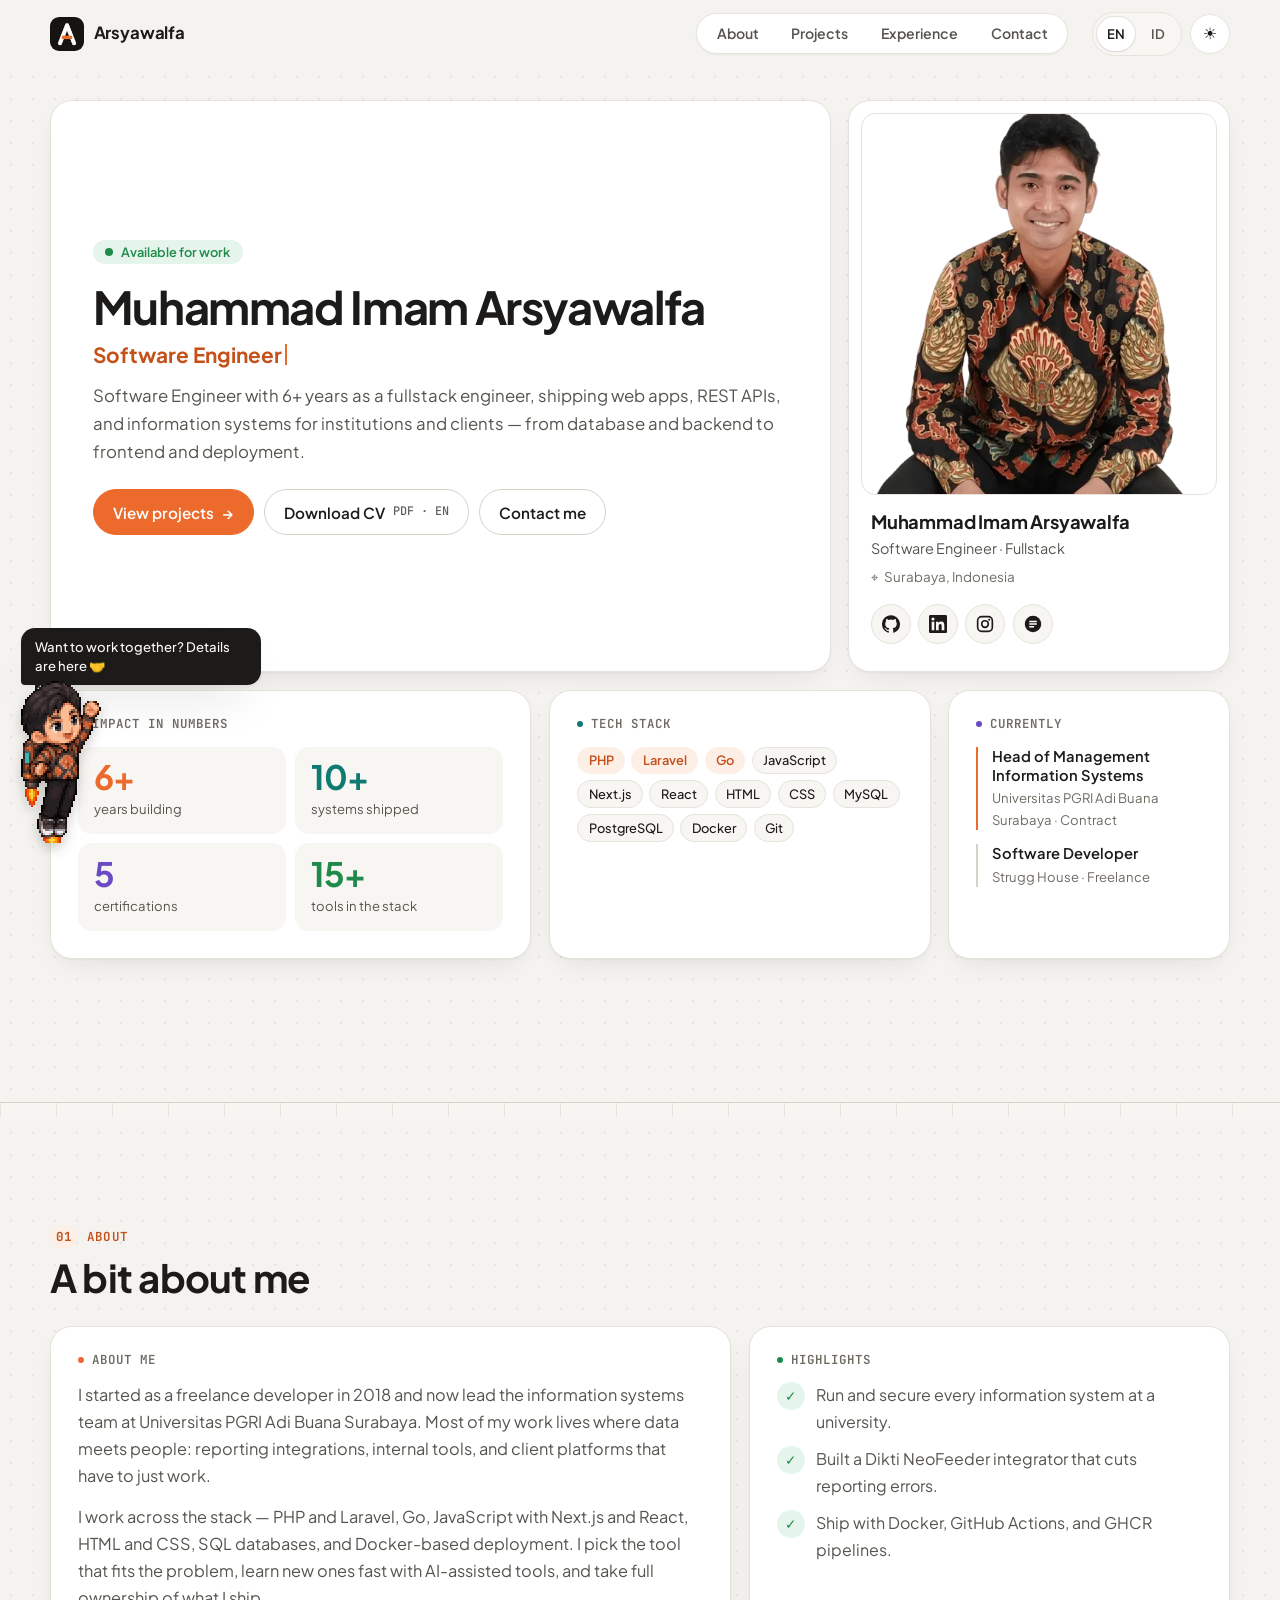
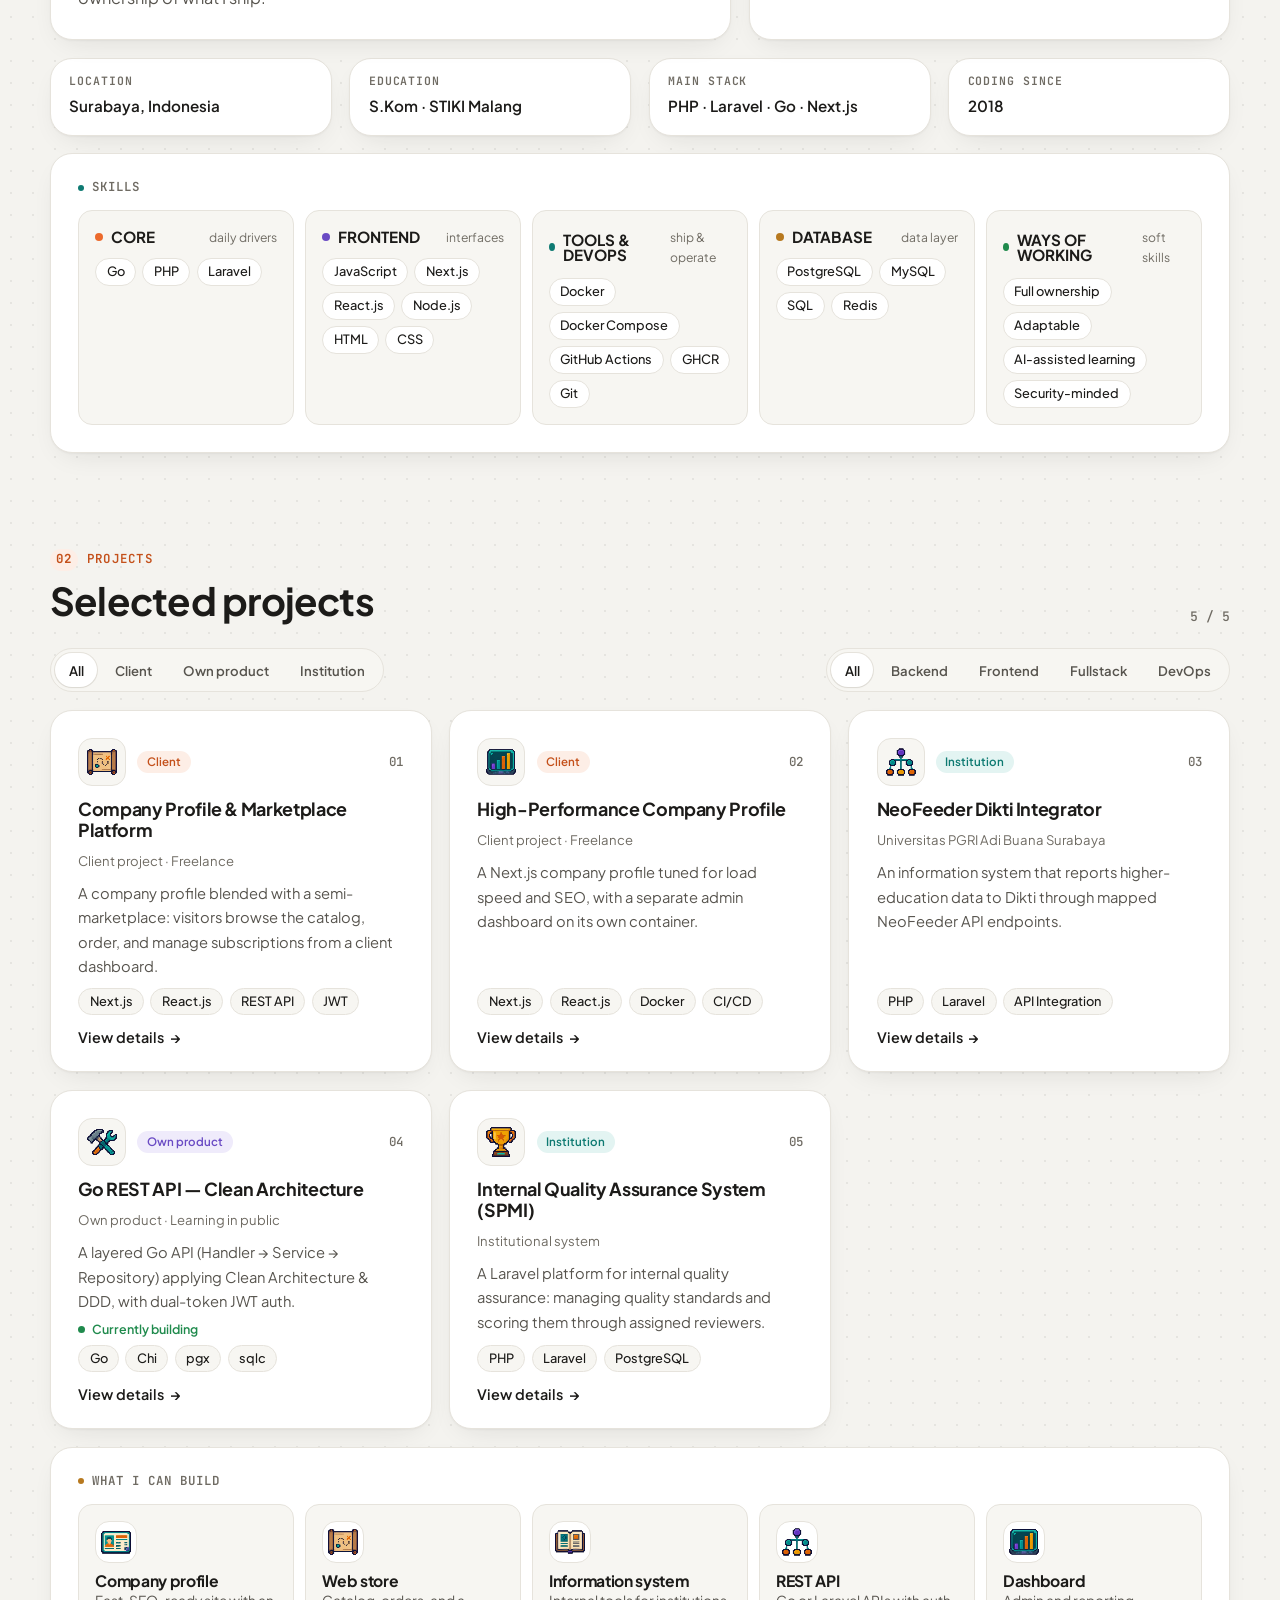
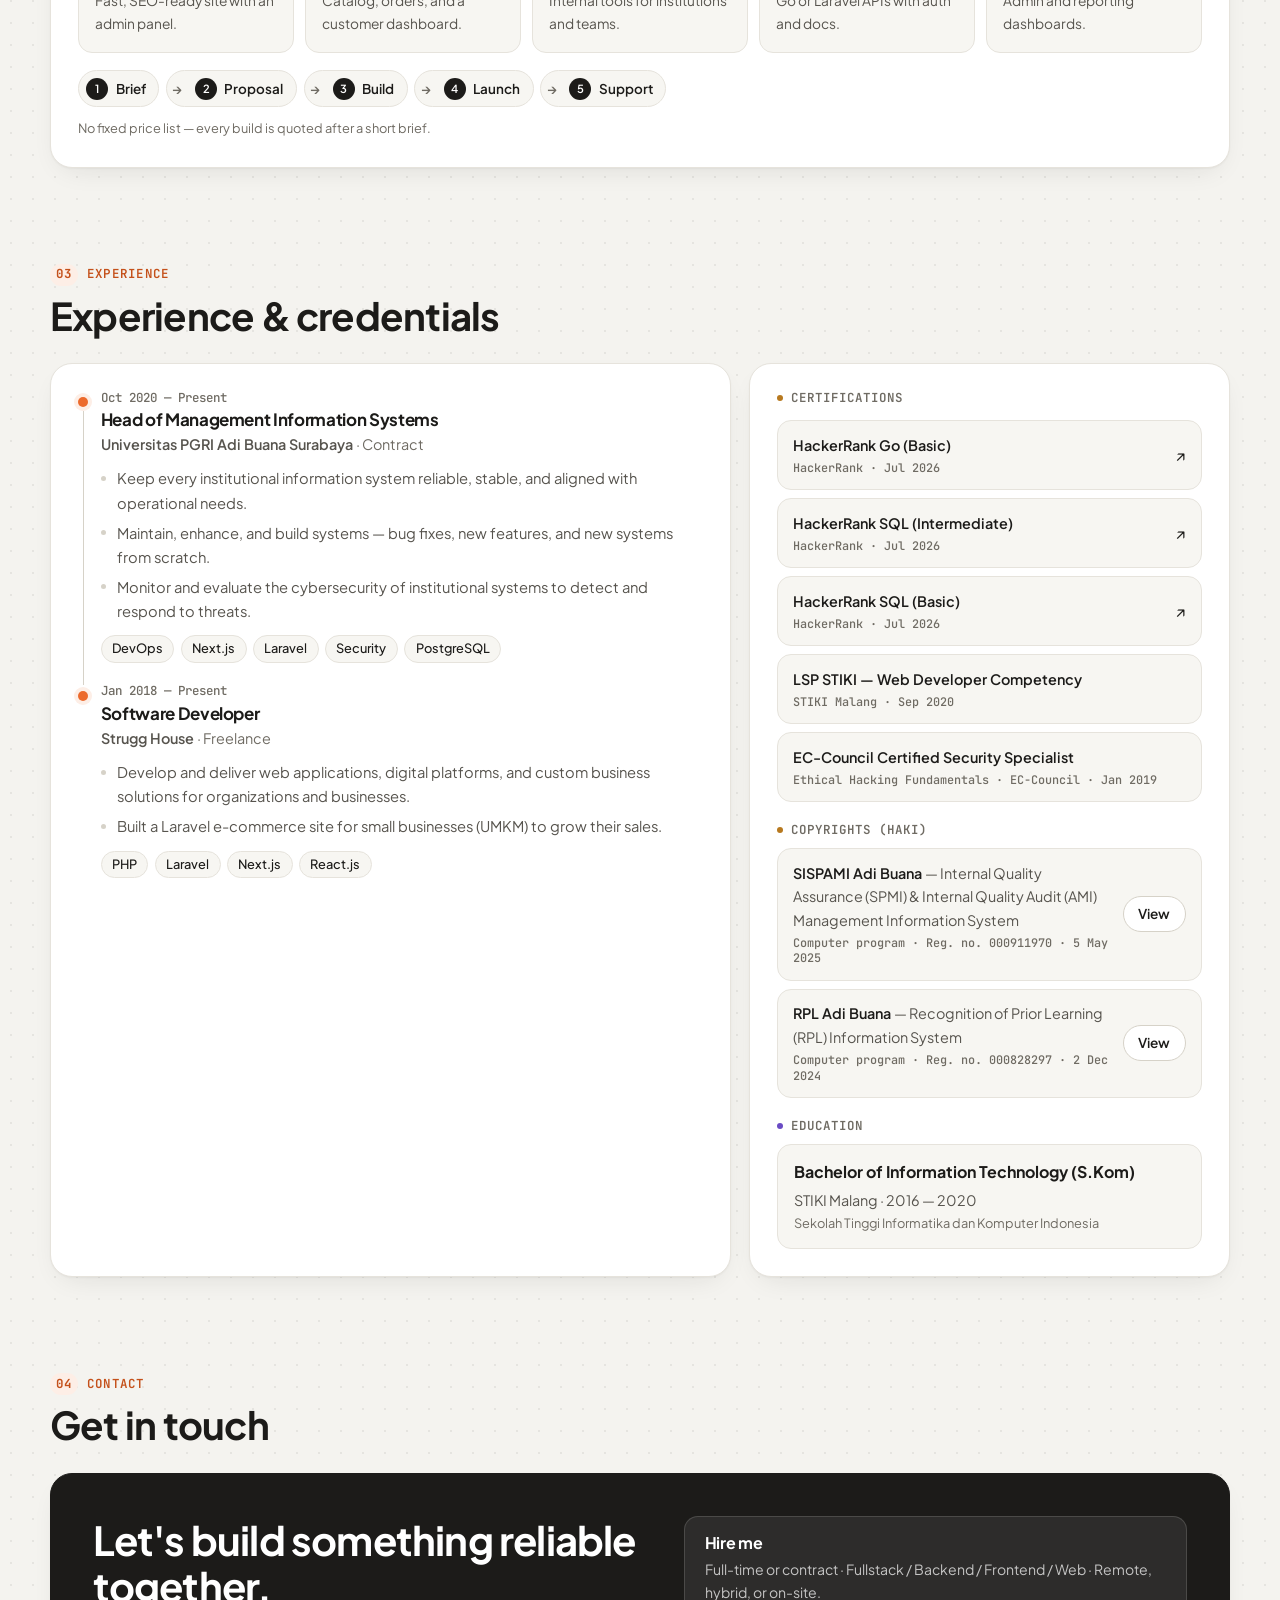
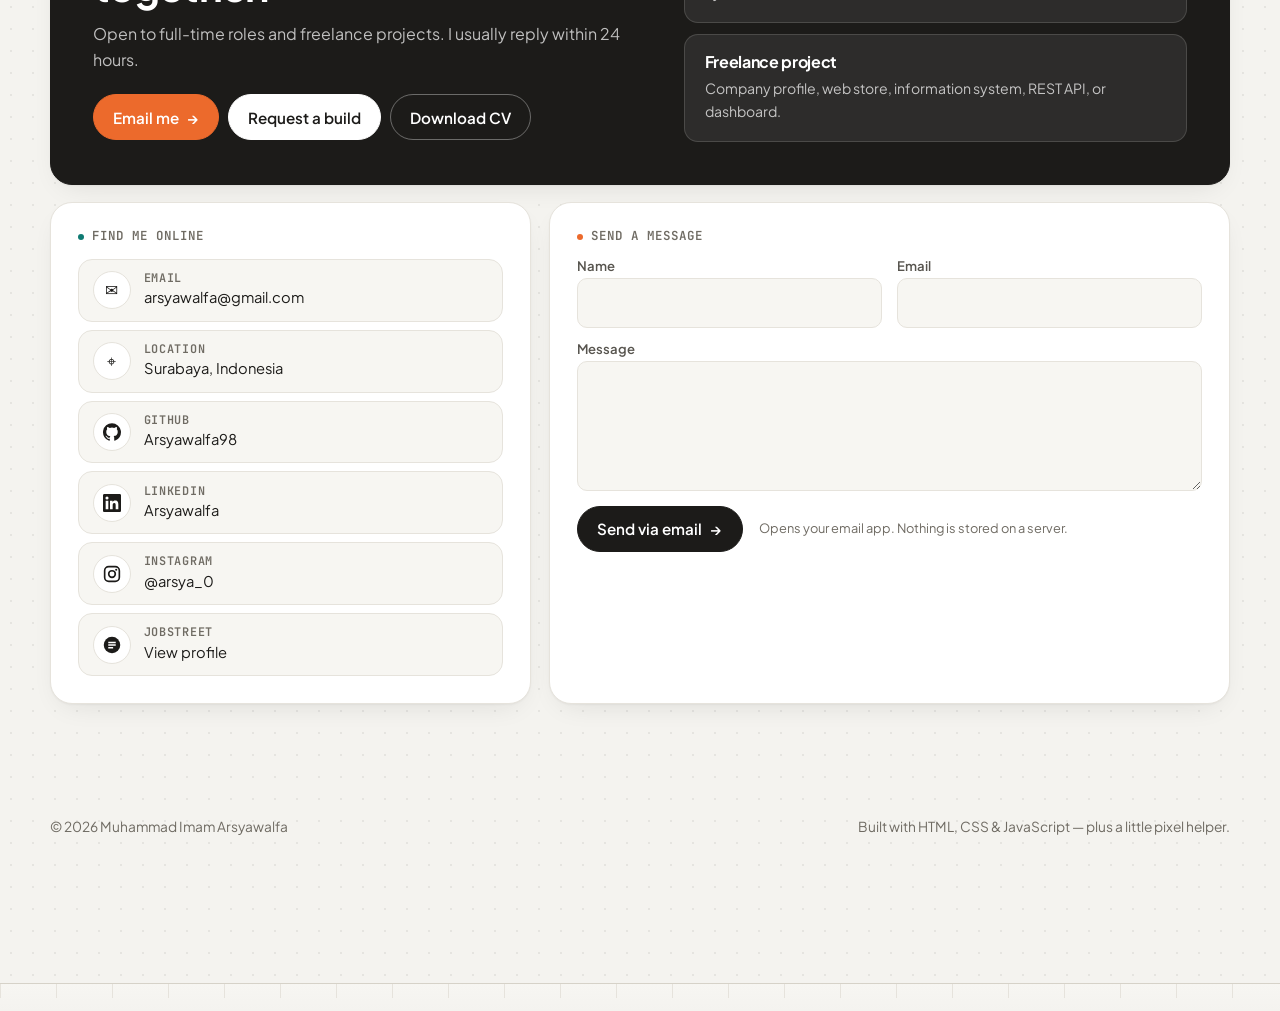
<file: index.html>
<!DOCTYPE html>
<html lang="en" data-theme="light">
<head>
<meta charset="UTF-8">
<meta name="viewport" content="width=device-width, initial-scale=1.0, viewport-fit=cover">
<script>
/* pasang tema & bahasa sebelum render agar tidak berkedip */
(function(){var d=document.documentElement,t=null,l=null;try{t=localStorage.getItem('theme');l=localStorage.getItem('lang')}catch(e){}
d.setAttribute('data-theme',t==='dark'?'dark':'light');d.lang=l==='id'?'id':'en';d.className+=' js';
/* bila main.js gagal dimuat, tampilkan konten tanpa animasi reveal */
setTimeout(function(){if(!window.__appReady)d.classList.remove('js')},3000);})();
</script>
<title>Muhammad Imam Arsyawalfa — Software Engineer</title>
<meta name="description" content="Muhammad Imam Arsyawalfa — Software Engineer with 6+ years building web apps, REST APIs, and information systems across the full stack. Open to work.">
<meta name="theme-color" content="#f4f3ef">
<link rel="icon" type="image/svg+xml" href="favicon.svg?v=14">
<link rel="icon" type="image/png" sizes="32x32" href="favicon.png?v=14">
<link rel="apple-touch-icon" href="assets/img/ui/apple-touch-icon.png?v=14">
<meta property="og:type" content="website">
<meta property="og:title" content="Muhammad Imam Arsyawalfa — Software Engineer">
<meta property="og:description" content="Software Engineer with 6+ years building web apps, REST APIs, and information systems across the full stack. Open to work.">
<meta name="twitter:card" content="summary_large_image">
<link rel="preconnect" href="https://fonts.googleapis.com">
<link rel="preconnect" href="https://fonts.gstatic.com" crossorigin>
<link href="https://fonts.googleapis.com/css2?family=JetBrains+Mono:wght@500;700&family=Plus+Jakarta+Sans:wght@400;500;600;700;800&display=swap" rel="stylesheet">
<link rel="stylesheet" href="assets/css/tokens.css?v=13">
<link rel="stylesheet" href="assets/css/base.css?v=13">
<link rel="stylesheet" href="assets/css/components.css?v=13">
<link rel="stylesheet" href="assets/css/sections.css?v=15">
<link rel="stylesheet" href="assets/css/companion.css?v=13">
<script type="application/ld+json">
{"@context":"https://schema.org","@type":"Person","name":"Muhammad Imam Arsyawalfa","jobTitle":"Software Engineer","email":"mailto:arsyawalfa@gmail.com","address":{"@type":"PostalAddress","addressLocality":"Surabaya","addressCountry":"ID"},"sameAs":["https://github.com/Arsyawalfa98","https://id.linkedin.com/in/muhammad-imam-arsyawalfa-4062713a5","https://instagram.com/arsya_0"]}
</script>
</head>
<body>
<a class="skip" href="#main" data-i18n="ui.skip">Skip to content</a>

<!-- ikon brand resmi (SVG) -->
<svg width="0" height="0" style="position:absolute" aria-hidden="true">
  <symbol id="i-github" viewBox="0 0 24 24"><path fill="currentColor" d="M12 .3a12 12 0 0 0-3.8 23.38c.6.12.82-.26.82-.58v-2.03c-3.34.73-4.04-1.6-4.04-1.6-.55-1.4-1.34-1.77-1.34-1.77-1.08-.74.09-.73.09-.73 1.2.09 1.84 1.24 1.84 1.24 1.07 1.83 2.8 1.3 3.49 1 .1-.78.42-1.31.76-1.61-2.67-.3-5.47-1.33-5.47-5.93 0-1.31.47-2.38 1.24-3.22-.14-.3-.54-1.52.1-3.18 0 0 1-.32 3.3 1.23a11.5 11.5 0 0 1 6 0c2.28-1.55 3.29-1.23 3.29-1.23.64 1.66.24 2.88.12 3.18a4.65 4.65 0 0 1 1.23 3.22c0 4.61-2.8 5.63-5.48 5.92.43.37.81 1.1.81 2.22v3.29c0 .32.22.7.82.58A12 12 0 0 0 12 .3"/></symbol>
  <symbol id="i-linkedin" viewBox="0 0 24 24"><path fill="currentColor" d="M20.45 20.45h-3.56v-5.57c0-1.33-.02-3.04-1.85-3.04-1.85 0-2.14 1.45-2.14 2.94v5.67H9.35V9h3.41v1.56h.05c.48-.9 1.64-1.85 3.37-1.85 3.6 0 4.27 2.37 4.27 5.46v6.28zM5.34 7.43a2.06 2.06 0 1 1 0-4.13 2.06 2.06 0 0 1 0 4.13zM7.12 20.45H3.56V9h3.56v11.45zM22.23 0H1.77C.79 0 0 .77 0 1.73v20.54C0 23.23.79 24 1.77 24h20.45c.98 0 1.78-.77 1.78-1.73V1.73C24 .77 23.2 0 22.22 0z"/></symbol>
  <symbol id="i-instagram" viewBox="0 0 24 24"><rect x="2.2" y="2.2" width="19.6" height="19.6" rx="5.5" fill="none" stroke="currentColor" stroke-width="2.2"/><circle cx="12" cy="12" r="4.4" fill="none" stroke="currentColor" stroke-width="2.2"/><circle cx="17.6" cy="6.4" r="1.4" fill="currentColor"/></symbol>
  <symbol id="i-jobstreet" viewBox="0 0 24 24"><circle cx="12" cy="12" r="11" fill="currentColor"/><path fill="var(--card,#fff)" d="M7 7.5h10v2H7zm0 3.5h10v2H7zm0 3.5h6.5v2H7z"/></symbol>
</svg>

<!-- NAV -->
<header class="nav" id="nav">
  <div class="nav-in wrap">
    <a href="#home" class="brand" aria-label="Arsyawalfa — home">
      <img src="assets/img/ui/logo.png?v=14" alt="" width="34" height="34">
      <span>Arsyawalfa</span>
    </a>
    <nav class="nav-links" id="navLinks" aria-label="Main">
      <a href="#about" data-i18n="nav.about">About</a>
      <a href="#quests" data-i18n="nav.projects">Projects</a>
      <a href="#journey" data-i18n="nav.exp">Experience</a>
      <a href="#party" data-i18n="nav.contact">Contact</a>
    </nav>
    <div class="nav-tools">
      <div class="seg lang-seg" role="group" aria-label="Language">
        <button type="button" class="seg-btn" data-lang="en" aria-pressed="true">EN</button>
        <button type="button" class="seg-btn" data-lang="id" aria-pressed="false">ID</button>
      </div>
      <button type="button" class="icon-btn theme-btn" id="themeBtn" aria-pressed="false" aria-label="Dark mode"><span class="sun" aria-hidden="true">☀</span><span class="moon" aria-hidden="true">☾</span></button>
      <button type="button" class="burger" id="burger" aria-expanded="false" aria-controls="navLinks" aria-label="Menu"><span></span><span></span><span></span></button>
    </div>
  </div>
</header>

<main id="main">

<!-- ═════════ HERO ═════════ -->
<section class="hero" id="home" aria-labelledby="heroName">
  <div class="wrap bento hero-bento">
    <article class="card intro reveal">
      <p><span class="pill" data-i18n="hero.status">Available for work</span></p>
      <h1 id="heroName" class="hero-name">Muhammad Imam Arsyawalfa</h1>
      <p class="role"><span id="typed">Software Engineer</span><span class="caret" aria-hidden="true"></span></p>
      <p class="hero-sum" data-i18n="hero.sum">Software Engineer with 6+ years as a fullstack engineer, shipping web apps, REST APIs, and information systems for institutions and clients — from database and backend to frontend and deployment.</p>
      <div class="hero-actions">
        <a class="btn btn--accent" href="#quests"><span data-i18n="hero.cta1">View projects</span><span aria-hidden="true">→</span></a>
        <a class="btn btn--ghost" href="pdf/CV_ATS_ENGLISH_M_IMAM_ARSYAWALFA.pdf" download data-cv><span data-i18n="hero.cta2">Download CV</span><small class="cv-lang">PDF · EN</small></a>
        <a class="btn btn--ghost" href="#party" data-i18n="hero.cta3">Contact me</a>
      </div>
    </article>

    <article class="card profile-card reveal" aria-label="Profile">
      <div class="pc-photo"><img src="assets/img/profile.webp" alt="Portrait of Muhammad Imam Arsyawalfa" width="480" height="647"></div>
      <div class="pc-id">
        <p class="pc-name">Muhammad Imam Arsyawalfa</p>
        <p class="pc-role">Software Engineer · Fullstack</p>
        <p class="pc-loc"><span aria-hidden="true">⌖</span> Surabaya, Indonesia</p>
      </div>
      <ul class="pc-links" id="pcLinks"></ul>
    </article>

    <article class="card stats-card reveal" id="stats" aria-labelledby="statsTitle">
      <h2 class="card-h" id="statsTitle" data-i18n="lbl.stats">Impact in numbers</h2>
      <ul class="stats" id="statsList"></ul>
    </article>

    <article class="card stack-card reveal" aria-labelledby="stackTitle">
      <h2 class="card-h card-h--teal" id="stackTitle" data-i18n="lbl.stack">Tech stack</h2>
      <ul class="chips" aria-label="Tech stack">
        <li class="chip chip--hl">PHP</li><li class="chip chip--hl">Laravel</li><li class="chip chip--hl">Go</li>
        <li class="chip">JavaScript</li><li class="chip">Next.js</li><li class="chip">React</li>
        <li class="chip">HTML</li><li class="chip">CSS</li><li class="chip">MySQL</li><li class="chip">PostgreSQL</li>
        <li class="chip">Docker</li><li class="chip">Git</li>
      </ul>
    </article>

    <article class="card now-card reveal" aria-labelledby="nowTitle">
      <h2 class="card-h card-h--violet" id="nowTitle" data-i18n="lbl.now">Currently</h2>
      <ul class="now" id="nowList"></ul>
    </article>
  </div>

  <!-- panggung: companion pixel berjalan di lantai ini -->
  <div class="stage" id="stage" aria-hidden="true">
    <div class="stage-floor"></div>
  </div>
</section>

<!-- ═════════ ABOUT ═════════ -->
<section class="wrap sec" aria-labelledby="aboutTitle">
  <div class="sec-head reveal">
    <div>
      <p class="eyebrow"><b>01</b><span data-i18n="nav.about">About</span></p>
      <h2 class="sec-title" id="aboutTitle" data-i18n="about.title">A bit about me</h2>
    </div>
  </div>
  <div class="bento about-bento">
    <article class="card about-card span-7 reveal" id="about">
      <h3 class="card-h" data-i18n="lbl.about">About me</h3>
      <p data-i18n="about.p1">I started as a freelance developer in 2018 and now lead the information systems team at Universitas PGRI Adi Buana Surabaya. Most of my work lives where data meets people: reporting integrations, internal tools, and client platforms that have to just work.</p>
      <p data-i18n="about.p2">I work across the stack — PHP and Laravel, Go, JavaScript with Next.js and React, HTML and CSS, SQL databases, and Docker-based deployment. I pick the tool that fits the problem, learn new ones fast with AI-assisted tools, and take full ownership of what I ship.</p>
    </article>
    <article class="card span-5 reveal">
      <h3 class="card-h card-h--ok" data-i18n="about.impact">Highlights</h3>
      <ul class="impact">
        <li data-i18n="about.i1">Run and secure every information system at a university.</li>
        <li data-i18n="about.i2">Built a Dikti NeoFeeder integrator that cuts reporting errors.</li>
        <li data-i18n="about.i3">Ship with Docker, GitHub Actions, and GHCR pipelines.</li>
      </ul>
    </article>
    <dl class="info span-12 reveal">
      <div><dt data-i18n="about.loc">Location</dt><dd>Surabaya, Indonesia</dd></div>
      <div><dt data-i18n="about.edu">Education</dt><dd>S.Kom · STIKI Malang</dd></div>
      <div><dt data-i18n="about.focus">Main stack</dt><dd>PHP · Laravel · Go · Next.js</dd></div>
      <div><dt data-i18n="about.since">Coding since</dt><dd>2018</dd></div>
    </dl>
    <article class="card span-12 reveal" id="skills" aria-labelledby="skillsTitle">
      <h3 class="card-h card-h--teal" id="skillsTitle" data-i18n="lbl.skills">Skills</h3>
      <ul class="tree" id="skillTree"></ul>
    </article>
  </div>
</section>

<!-- ═════════ PROJECTS ═════════ -->
<section class="wrap sec" aria-labelledby="questsTitle">
  <div class="sec-head reveal">
    <div>
      <p class="eyebrow"><b>02</b><span data-i18n="nav.projects">Projects</span></p>
      <h2 class="sec-title" id="questsTitle" data-i18n="proj.title">Selected projects</h2>
    </div>
    <p class="count" id="questCount">5/5</p>
  </div>
  <div id="quests">
    <div class="filters reveal">
      <div class="seg" role="group" aria-label="Type" id="filterType"></div>
      <div class="seg" role="group" aria-label="Role" id="filterClass"></div>
    </div>
    <ul class="quest-grid" id="questGrid"></ul>
  </div>

  <article class="card svc-card reveal" id="commissions" aria-labelledby="comTitle">
    <h3 class="card-h card-h--gold" id="comTitle" data-i18n="lbl.com">What I can build</h3>
    <ul class="svc" id="svcList"></ul>
    <ol class="steps" id="stepList" aria-label="Workflow"></ol>
    <p class="form-note" data-i18n="com.note">No fixed price list — every build is quoted after a short brief.</p>
  </article>
</section>

<!-- ═════════ EXPERIENCE ═════════ -->
<section class="wrap sec" aria-labelledby="logTitle">
  <div class="sec-head reveal">
    <div>
      <p class="eyebrow"><b>03</b><span data-i18n="nav.exp">Experience</span></p>
      <h2 class="sec-title" id="logTitle" data-i18n="exp.title">Experience &amp; credentials</h2>
    </div>
  </div>
  <div class="bento exp-bento">
    <article class="card span-7 reveal" id="journey">
      <div class="seg tabs" role="tablist" id="logTabs" aria-label="Experience type">
        <button type="button" class="seg-btn" role="tab" id="tab-work" aria-selected="true" aria-controls="panel-work" data-i18n="log.work">Work</button>
        <button type="button" class="seg-btn" role="tab" id="tab-intern" aria-selected="false" aria-controls="panel-intern" data-i18n="log.intern" hidden>Internship</button>
      </div>
      <ol class="timeline" id="panel-work" role="tabpanel" aria-labelledby="tab-work"></ol>
      <ol class="timeline" id="panel-intern" role="tabpanel" aria-labelledby="tab-intern" hidden></ol>
    </article>

    <article class="card span-5 reveal" id="achievements" aria-labelledby="achTitle">
      <h3 class="card-h card-h--gold" id="achTitle" data-i18n="lbl.ach">Certifications</h3>
      <ul class="certs" id="certList"></ul>
      <h3 class="card-h card-h--gold cred-h" data-i18n="haki.h">Copyrights (HAKI)</h3>
      <ul class="certs" id="hakiList"></ul>
      <h3 class="card-h card-h--violet cred-h" data-i18n="lbl.edu">Education</h3>
      <div class="edu" id="edu"></div>
    </article>
  </div>
</section>

<!-- ═════════ CONTACT ═════════ -->
<section class="wrap sec" aria-labelledby="partyTitle">
  <div class="sec-head reveal">
    <div>
      <p class="eyebrow"><b>04</b><span data-i18n="nav.contact">Contact</span></p>
      <h2 class="sec-title" data-i18n="contact.title">Get in touch</h2>
    </div>
  </div>
  <div class="bento contact-bento">
    <article class="card cta-card span-12 reveal" id="party" aria-labelledby="partyTitle">
      <div>
        <h3 class="party-h" id="partyTitle" data-i18n="party.h">Let's build something reliable together.</h3>
        <p class="party-sub" data-i18n="party.sub">I usually reply within 24 hours.</p>
        <div class="party-actions">
          <a class="btn btn--accent" href="mailto:arsyawalfa@gmail.com?subject=Hello%20Arsya"><span data-i18n="party.accept">Email me</span><span aria-hidden="true">→</span></a>
          <button type="button" class="btn" id="buildBtn" data-i18n="party.build">Request a build</button>
          <a class="btn btn--ghost" href="pdf/CV_ATS_ENGLISH_M_IMAM_ARSYAWALFA.pdf" download data-cv data-i18n="party.cv">Download CV</a>
        </div>
      </div>
      <div class="party-cards">
        <div class="pcard">
          <h3 data-i18n="party.hireH">Hire me</h3>
          <p data-i18n="party.hire">Full-time or contract · Fullstack / Backend / Frontend / Web · Remote, hybrid, or on-site.</p>
        </div>
        <div class="pcard">
          <h3 data-i18n="party.comH">Freelance project</h3>
          <p data-i18n="party.com">Company profile, web store, information system, REST API, or dashboard.</p>
        </div>
      </div>
    </article>

    <article class="card span-5 reveal" aria-labelledby="linksTitle">
      <h3 class="card-h card-h--teal" id="linksTitle" data-i18n="lbl.links">Find me online</h3>
      <ul class="contact-list" id="contactList"></ul>
    </article>

    <article class="card span-7 reveal" id="contact" aria-labelledby="msgTitle">
      <h3 class="card-h" id="msgTitle" data-i18n="lbl.msg">Send a message</h3>
      <form class="form" id="msgForm" novalidate>
        <div class="form form-2">
          <div class="field"><label for="mName" data-i18n="form.name">Name</label><input id="mName" name="name" autocomplete="name" required></div>
          <div class="field"><label for="mEmail" data-i18n="form.email">Email</label><input id="mEmail" name="email" type="email" autocomplete="email" required></div>
        </div>
        <div class="field"><label for="mMsg" data-i18n="form.msg">Message</label><textarea id="mMsg" name="message" required></textarea></div>
        <div class="form-foot">
          <button type="submit" class="btn"><span data-i18n="form.send">Send via email</span><span aria-hidden="true">→</span></button>
          <p class="form-note" data-i18n="form.note">Opens your email app. Nothing is stored on a server.</p>
        </div>
        <p class="form-status" id="msgStatus" role="status" aria-live="polite"></p>
      </form>
    </article>
  </div>
</section>

</main>

<footer class="foot">
  <div class="wrap foot-in">
    <p>© <span id="year">2026</span> Muhammad Imam Arsyawalfa</p>
    <p data-i18n="foot.note">Built with HTML, CSS &amp; JavaScript — plus a little pixel helper.</p>
  </div>
  <div class="ground" aria-hidden="true"></div>
</footer>

<!-- DETAIL PROYEK -->
<dialog class="modal" id="questModal" aria-labelledby="qmTitle">
  <div class="modal-card">
    <div class="modal-head">
      <p class="modal-title" data-i18n="q.details">Project details</p><span class="modal-code" id="qmCode">01</span>
      <button type="button" class="modal-close" data-close aria-label="Close">×</button>
    </div>
    <div class="modal-body qd" id="qmBody"></div>
  </div>
</dialog>

<!-- PESAN PROYEK -->
<dialog class="modal" id="buildModal" aria-labelledby="bmTitle">
  <div class="modal-card">
    <div class="modal-head">
      <p class="modal-title" id="bmTitle" data-i18n="party.build">Request a build</p>
      <button type="button" class="modal-close" data-close aria-label="Close">×</button>
    </div>
    <form class="modal-body form form-2" id="buildForm" novalidate>
      <div class="field"><label for="bName" data-i18n="form.name">Name</label><input id="bName" name="name" autocomplete="name" required></div>
      <div class="field"><label for="bEmail" data-i18n="form.email">Email</label><input id="bEmail" name="email" type="email" autocomplete="email" required></div>
      <div class="field"><label for="bCompany" data-i18n="form.company">Company (optional)</label><input id="bCompany" name="company" autocomplete="organization"></div>
      <div class="field"><label for="bType" data-i18n="form.type">Project type</label><select id="bType" name="type" required></select></div>
      <div class="field"><label for="bDate" data-i18n="form.date">Target date</label><input id="bDate" name="date" type="month"></div>
      <div class="field field--full"><label for="bDesc" data-i18n="form.desc">Description</label><textarea id="bDesc" name="desc" required></textarea></div>
      <div class="field--full form-foot">
        <button type="submit" class="btn"><span data-i18n="form.send">Send via email</span><span aria-hidden="true">→</span></button>
        <p class="form-status" id="buildStatus" role="status" aria-live="polite"></p>
      </div>
    </form>
  </div>
</dialog>

<!-- HAKI -->
<dialog class="modal modal--doc" id="hakiModal" aria-labelledby="hmTitle">
  <div class="modal-card">
    <div class="modal-head">
      <p class="modal-title" id="hmTitle" data-i18n="haki.title">Copyright certificate</p><span class="modal-code" id="hmCode"></span>
      <button type="button" class="modal-close" data-close aria-label="Close">×</button>
    </div>
    <div class="modal-body doc-view"><img id="hmImg" alt="" width="910" height="1287"></div>
  </div>
</dialog>

<a href="#home" class="to-top" id="toTop" aria-label="Back to top">↑</a>

<!-- PIXEL COMPANION -->
<div class="buddy" id="buddy">
  <p class="buddy-bubble" id="buddyBubble" role="status" aria-live="polite"></p>
  <span class="buddy-zz" id="buddyZz" aria-hidden="true">z<b>Z</b></span>
  <span class="buddy-mark" id="buddyMark" aria-hidden="true"></span>
  <button type="button" class="buddy-hide" id="buddyHide" aria-label="Hide character">×</button>
  <button type="button" class="buddy-sprite" id="buddySprite" aria-label="Arsya, pixel character — click or drag"></button>
</div>
<button type="button" class="buddy-show" id="buddyShow" aria-label="Show character" hidden>🙂</button>

<script src="assets/js/companion-frames.js?v=13" defer></script>
<script src="assets/js/companion.js?v=13" defer></script>
<script type="module" src="assets/js/main.js?v=13"></script>
</body>
</html>
</file>
<file: assets/css/tokens.css>
/* Bento — design tokens (docs/REDESIGN.md, bagian "Tema Bento")
   kartu putih bersudut bulat di latar netral hangat, satu aksen oranye (senada logo "A"),
   teal & ungu sebagai aksen pendukung. Karakter pixel jadi satu-satunya elemen "main-main". */
:root{
  color-scheme:light;
  --bg:#f4f3ef;
  --bg-dot:rgba(30,28,24,.07);
  --card:#ffffff;
  --card-2:#f7f6f2;
  --line:#e6e3dc;
  --line-strong:#d6d2c8;
  --ink:#1c1b19;
  --ink-soft:#57544e;
  --ink-faint:#6f6b63;
  --accent:#c4501a;
  --accent-fill:#ec6a2c;
  --accent-soft:#fdeee6;
  --on-accent:#ffffff;
  --teal:#0e7a72;
  --teal-soft:#e3f4f2;
  --violet:#6a4bc4;
  --violet-soft:#efebfb;
  --gold:#b7791f;
  --gold-soft:#fbf1df;
  --ok:#1f8a4c;
  --ok-soft:#e5f5eb;
  --danger:#c4384a;
  --ring:rgba(236,106,44,.35);
  --shadow-sm:0 1px 2px rgba(28,27,25,.05);
  --shadow:0 1px 2px rgba(28,27,25,.04),0 10px 30px -14px rgba(28,27,25,.14);
  --shadow-lg:0 2px 4px rgba(28,27,25,.05),0 24px 48px -20px rgba(28,27,25,.22);
  --backdrop:rgba(20,19,17,.5);
  --bubble:#1c1b19;
  --bubble-ink:#fbfaf7;
  --sprite-shadow:rgba(28,27,25,.22);

  --font-display:'Plus Jakarta Sans',system-ui,-apple-system,'Segoe UI',sans-serif;
  --font-body:'Plus Jakarta Sans',system-ui,-apple-system,'Segoe UI',sans-serif;
  --font-mono:'JetBrains Mono',ui-monospace,'SFMono-Regular',Menlo,monospace;

  --r-lg:22px;            /* kartu bento */
  --r-md:14px;            /* kartu kecil di dalam kartu */
  --r-sm:10px;            /* input, ikon */
  --wrap:1180px;
  --gap:clamp(.8rem,1.6vw,1.1rem);
  --pad:clamp(1.15rem,2.4vw,1.7rem);
  --nav-h:68px;
  --safe-l:env(safe-area-inset-left,0px);
  --safe-r:env(safe-area-inset-right,0px);
  --safe-b:env(safe-area-inset-bottom,0px);
}

:root[data-theme="dark"]{
  color-scheme:dark;
  --bg:#111113;
  --bg-dot:rgba(255,255,255,.05);
  --card:#1a1a1d;
  --card-2:#222226;
  --line:#2a2a2f;
  --line-strong:#3a3a41;
  --ink:#f3f2ef;
  --ink-soft:#bdbab3;
  --ink-faint:#9a978f;
  --accent:#ff8a4c;
  --accent-fill:#ff8a4c;
  --accent-soft:#2c1d15;
  --on-accent:#1a0f08;
  --teal:#5fd3c8;
  --teal-soft:#13282a;
  --violet:#b4a0ff;
  --violet-soft:#211d33;
  --gold:#f0c060;
  --gold-soft:#2a2314;
  --ok:#5fdc95;
  --ok-soft:#14281c;
  --danger:#ff7a88;
  --ring:rgba(255,138,76,.4);
  --shadow-sm:0 1px 2px rgba(0,0,0,.3);
  --shadow:0 1px 2px rgba(0,0,0,.3),0 10px 30px -14px rgba(0,0,0,.6);
  --shadow-lg:0 2px 4px rgba(0,0,0,.35),0 24px 48px -20px rgba(0,0,0,.7);
  --backdrop:rgba(0,0,0,.6);
  --bubble:#f3f2ef;
  --bubble-ink:#1a1a1d;
  --sprite-shadow:rgba(0,0,0,.45);
}
</file>
<file: assets/css/base.css>
/* reset, tipografi, latar titik halus, utilitas */
*,*::before,*::after{margin:0;padding:0;box-sizing:border-box}
html{scroll-behavior:smooth;scroll-padding-top:calc(var(--nav-h) + 16px);-webkit-text-size-adjust:100%}
body{
  background-color:var(--bg);
  background-image:radial-gradient(var(--bg-dot) 1px,transparent 1.2px);
  background-size:22px 22px;
  color:var(--ink);
  font:400 1rem/1.65 var(--font-body);
  overflow-x:hidden;
  -webkit-font-smoothing:antialiased;
}
img{display:block;max-width:100%}
a{color:inherit}
button,input,select,textarea{font:inherit;color:inherit}
h1,h2,h3,h4{font-family:var(--font-display);font-weight:700;line-height:1.15;letter-spacing:-.02em}
p{color:var(--ink-soft)}
ul,ol{list-style:none}
:focus-visible{outline:2px solid var(--accent-fill);outline-offset:3px;border-radius:6px}
::selection{background:var(--accent-fill);color:var(--on-accent)}

[hidden]{display:none!important}
.mono{font-family:var(--font-mono)}
.wrap{width:min(var(--wrap),100% - 2rem);margin-inline:auto}
.sr-only{position:absolute;width:1px;height:1px;padding:0;margin:-1px;overflow:hidden;clip:rect(0,0,0,0);white-space:nowrap;border:0}

.skip{position:fixed;left:1rem;top:-100px;z-index:2000;padding:.6rem 1rem;border-radius:999px;background:var(--ink);color:var(--card);font-weight:600;text-decoration:none}
.skip:focus{top:1rem}

/* reveal: konten tetap tampil bila JS gagal */
.js .reveal{opacity:0;transform:translateY(14px);transition:opacity .55s ease,transform .55s cubic-bezier(.2,.7,.2,1)}
.js .reveal.in{opacity:1;transform:none}

@media (prefers-reduced-motion:reduce){
  html{scroll-behavior:auto}
  *,*::before,*::after{animation-duration:.01ms!important;animation-iteration-count:1!important;transition-duration:.01ms!important}
  .js .reveal{opacity:1;transform:none}
}
</file>
<file: assets/css/components.css>
/* komponen: .card (bento), .btn, .pill, .chip, .tag, .seg, .ico, form, modal */

/* ---------- kartu bento ---------- */
.bento{display:grid;grid-template-columns:repeat(12,minmax(0,1fr));gap:var(--gap)}
.card{
  position:relative;min-width:0;
  padding:var(--pad);
  background:var(--card);
  border:1px solid var(--line);
  border-radius:var(--r-lg);
  box-shadow:var(--shadow);
}
.card-h{display:flex;align-items:center;gap:.5rem;margin-bottom:1rem;font:600 .78rem/1 var(--font-mono);letter-spacing:.08em;text-transform:uppercase;color:var(--ink-faint)}
.card-h::before{content:"";width:6px;height:6px;border-radius:50%;background:var(--dot,var(--accent-fill))}
.card-h small{margin-left:auto;font-weight:500;letter-spacing:.02em;text-transform:none}
.card-h--teal{--dot:var(--teal)}
.card-h--violet{--dot:var(--violet)}
.card-h--gold{--dot:var(--gold)}
.card-h--ok{--dot:var(--ok)}
.span-3{grid-column:span 3}.span-4{grid-column:span 4}.span-5{grid-column:span 5}.span-6{grid-column:span 6}
.span-7{grid-column:span 7}.span-8{grid-column:span 8}.span-12{grid-column:1/-1}

/* ---------- kepala section ---------- */
.sec{margin-top:clamp(3.5rem,8vw,6rem)}
.sec-head{display:flex;flex-wrap:wrap;align-items:flex-end;justify-content:space-between;gap:.6rem 1.5rem;margin-bottom:clamp(1.1rem,2.4vw,1.6rem)}
.eyebrow{display:flex;align-items:center;gap:.55rem;margin-bottom:.5rem;font:600 .78rem/1 var(--font-mono);letter-spacing:.1em;text-transform:uppercase;color:var(--accent)}
.eyebrow b{display:grid;place-items:center;min-width:28px;height:22px;padding:0 .35rem;border-radius:999px;background:var(--accent-soft);font-weight:700}
.sec-title{font-size:clamp(1.7rem,3.6vw,2.4rem);color:var(--ink)}
.sec-sub{max-width:52ch;font-size:.96rem}

/* ---------- tombol ---------- */
.btn{
  display:inline-flex;align-items:center;justify-content:center;gap:.5rem;
  min-height:46px;padding:.65rem 1.2rem;border-radius:999px;
  background:var(--ink);color:var(--card);border:1px solid var(--ink);
  font:600 .95rem/1 var(--font-body);text-decoration:none;cursor:pointer;
  transition:transform .15s ease,box-shadow .15s ease,background-color .15s ease;
}
.btn:hover{transform:translateY(-1px);box-shadow:var(--shadow)}
.btn:active{transform:none}
.btn--accent{background:var(--accent-fill);border-color:var(--accent-fill);color:var(--on-accent)}
.btn--ghost{background:var(--card);color:var(--ink);border-color:var(--line-strong)}
.btn--ghost:hover{border-color:var(--ink)}
.btn--sm{min-height:36px;padding:.45rem .9rem;font-size:.85rem}
.btn small{font:500 .74rem/1 var(--font-mono);opacity:.7}
.link-btn{padding:0;border:0;background:none;color:var(--accent);font-weight:600;cursor:pointer;text-decoration:underline;text-underline-offset:3px}

/* ---------- pill, chip, tag ---------- */
.pill{display:inline-flex;align-items:center;gap:.5rem;padding:.38rem .8rem;border-radius:999px;background:var(--ok-soft);color:var(--ok);font:600 .8rem/1 var(--font-body)}
.pill::before{content:"";width:8px;height:8px;border-radius:50%;background:currentColor;box-shadow:0 0 0 0 currentColor;animation:ping 2s ease-out infinite}
@keyframes ping{0%{box-shadow:0 0 0 0 color-mix(in srgb,currentColor 55%,transparent)}80%,100%{box-shadow:0 0 0 7px transparent}}
.chips{display:flex;flex-wrap:wrap;gap:.4rem}
.chip{display:inline-flex;align-items:center;padding:.32rem .65rem;border-radius:999px;background:var(--card-2);border:1px solid var(--line);color:var(--ink);font:500 .8rem/1.2 var(--font-body)}
.chip--hl{background:var(--accent-soft);border-color:transparent;color:var(--accent);font-weight:600}
.tag{display:inline-flex;align-items:center;padding:.25rem .6rem;border-radius:999px;font:600 .72rem/1.2 var(--font-body);background:var(--tc-soft,var(--card-2));color:var(--tc,var(--ink-soft))}
.tag--client{--tc:var(--accent);--tc-soft:var(--accent-soft)}
.tag--own{--tc:var(--violet);--tc-soft:var(--violet-soft)}
.tag--institution{--tc:var(--teal);--tc-soft:var(--teal-soft)}
.tag--haki{--tc:var(--gold);--tc-soft:var(--gold-soft)}
.caret::after{content:"";display:inline-block;width:2px;height:1em;margin-left:3px;vertical-align:-.12em;background:var(--accent-fill);animation:blink 1s steps(2) infinite}
@keyframes blink{50%{opacity:0}}

/* ikon pixel di kotak lembut */
.ico{display:grid;place-items:center;flex:none;width:48px;height:48px;border-radius:var(--r-md);background:var(--card-2);border:1px solid var(--line)}
.ico img{width:30px;height:30px;image-rendering:pixelated}

/* ---------- segmented (filter, tab, bahasa) ---------- */
.seg{display:inline-flex;flex-wrap:wrap;gap:.25rem;padding:.25rem;border-radius:999px;background:var(--card-2);border:1px solid var(--line)}
.seg-btn{
  min-height:34px;padding:.35rem .85rem;border:0;border-radius:999px;cursor:pointer;
  background:transparent;color:var(--ink-soft);font:600 .82rem/1 var(--font-body);
  transition:background-color .15s ease,color .15s ease;
}
.seg-btn:hover{color:var(--ink)}
.seg-btn[aria-pressed="true"],.seg-btn[aria-selected="true"]{background:var(--card);color:var(--ink);box-shadow:var(--shadow-sm),0 0 0 1px var(--line)}
.icon-btn{display:grid;place-items:center;width:40px;height:40px;border-radius:50%;border:1px solid var(--line);background:var(--card);color:var(--ink);cursor:pointer;font-size:1rem}
.icon-btn:hover{border-color:var(--line-strong)}

/* ---------- form ---------- */
.form{display:grid;gap:.9rem}
.field{display:grid;gap:.4rem}
.field label{font:600 .82rem/1 var(--font-body);color:var(--ink-soft)}
.field input,.field textarea,.field select{
  width:100%;min-height:46px;padding:.65rem .85rem;border-radius:var(--r-sm);
  background:var(--card-2);color:var(--ink);border:1px solid var(--line);
  transition:border-color .15s ease,box-shadow .15s ease;
}
.field textarea{min-height:130px;resize:vertical}
.field input:focus-visible,.field textarea:focus-visible,.field select:focus-visible{outline:none;border-color:var(--accent-fill);box-shadow:0 0 0 4px var(--ring)}
.field input[aria-invalid="true"],.field textarea[aria-invalid="true"]{border-color:var(--danger)}
.form-note{font-size:.8rem;color:var(--ink-faint)}
.form-status{min-height:1.4em;font:600 .84rem/1.4 var(--font-body);color:var(--ok)}
.form-status.is-error{color:var(--danger)}

/* ---------- modal <dialog> ---------- */
.modal{
  width:min(760px,100% - 1.5rem);max-height:calc(100dvh - 2rem);margin:auto;
  padding:0;border:0;background:transparent;color:var(--ink);overflow:visible;
}
.modal::backdrop{background:var(--backdrop);backdrop-filter:blur(4px)}
.modal[open]{animation:modalIn .22s cubic-bezier(.2,.7,.2,1)}
@keyframes modalIn{from{opacity:0;transform:translateY(12px) scale(.98)}to{opacity:1;transform:none}}
.modal-card{max-height:calc(100dvh - 2.5rem);display:flex;flex-direction:column;background:var(--card);border:1px solid var(--line);border-radius:var(--r-lg);box-shadow:var(--shadow-lg);overflow:hidden}
.modal-head{display:flex;align-items:center;gap:.7rem;padding:.9rem .9rem .9rem var(--pad);border-bottom:1px solid var(--line)}
.modal-title{font:700 1rem/1.2 var(--font-display);color:var(--ink)}
.modal-code{font:500 .78rem/1 var(--font-mono);color:var(--ink-faint)}
.modal-close{margin-left:auto;width:36px;height:36px;flex:none;display:grid;place-items:center;border-radius:50%;border:1px solid var(--line);background:var(--card-2);color:var(--ink);cursor:pointer;font:500 1.3rem/1 var(--font-body)}
.modal-close:hover{border-color:var(--ink)}
.modal-body{padding:var(--pad);overflow:auto}
body.modal-open{overflow:hidden}
</file>
<file: assets/css/sections.css>
/* tata letak per section + breakpoint */

/* ---------- nav ---------- */
.nav{position:sticky;top:0;z-index:900;height:var(--nav-h);background:color-mix(in srgb,var(--bg) 82%,transparent);backdrop-filter:blur(12px);-webkit-backdrop-filter:blur(12px);border-bottom:1px solid transparent;transition:border-color .2s ease}
.nav.scrolled{border-bottom-color:var(--line)}
.nav-in{height:100%;display:flex;align-items:center;gap:1rem}
.brand{display:flex;align-items:center;gap:.6rem;text-decoration:none;font:700 1.05rem/1 var(--font-display);letter-spacing:-.01em;color:var(--ink)}
.brand img{width:34px;height:34px;border-radius:9px}
:root[data-theme="dark"] .brand img{box-shadow:0 0 0 1px var(--line-strong)}   /* kotak gelap logo tetap terlihat di latar gelap */
.nav-links{display:flex;gap:.15rem;margin-left:auto;padding:.25rem;border-radius:999px;background:var(--card);border:1px solid var(--line);box-shadow:var(--shadow-sm)}
.nav-links a{padding:.5rem .95rem;border-radius:999px;text-decoration:none;font:600 .88rem/1 var(--font-body);color:var(--ink-soft);transition:background-color .15s ease,color .15s ease}
.nav-links a:hover{color:var(--ink)}
.nav-links a.active{background:var(--ink);color:var(--card)}
.nav-tools{display:flex;align-items:center;gap:.5rem;margin-left:auto}
.nav-links + .nav-tools{margin-left:.5rem}
.lang-seg .seg-btn{min-width:38px;padding-inline:.6rem}
.theme-btn .moon,:root[data-theme="dark"] .theme-btn .sun{display:none}
:root[data-theme="dark"] .theme-btn .moon{display:inline}
.burger{display:none;width:40px;height:40px;border-radius:50%;border:1px solid var(--line);background:var(--card);cursor:pointer;flex-direction:column;justify-content:center;align-items:center;gap:4px}
.burger span{width:16px;height:2px;border-radius:2px;background:var(--ink);transition:transform .2s ease,opacity .2s ease}
.burger[aria-expanded="true"] span:nth-child(1){transform:translateY(6px) rotate(45deg)}
.burger[aria-expanded="true"] span:nth-child(2){opacity:0}
.burger[aria-expanded="true"] span:nth-child(3){transform:translateY(-6px) rotate(-45deg)}

/* ---------- hero ---------- */
.hero{position:relative;padding-top:clamp(1rem,3vw,2rem)}
.hero-bento{grid-template-rows:auto auto}
.intro{grid-column:span 8;grid-row:span 1;display:flex;flex-direction:column;justify-content:center;padding:clamp(1.4rem,3.6vw,2.6rem)}
/* nama satu baris di desktop & tablet (ukuran mengikuti lebar layar); di HP boleh turun baris */
.hero-name{margin:1.1rem 0 .6rem;font-size:clamp(1.75rem,3.55vw,3rem);line-height:1.08;letter-spacing:-.03em;color:var(--ink);white-space:nowrap}
/* peran yang diketik: satu-satunya teks oranye di hero */
.role{min-height:1.3em;margin-bottom:.9rem;font:700 clamp(1.05rem,2vw,1.3rem)/1.3 var(--font-body);color:var(--accent)}
.hero-sum{max-width:60ch;margin-bottom:1.5rem;font-size:clamp(.96rem,1.4vw,1.05rem)}
.hero-actions{display:flex;flex-wrap:wrap;gap:.6rem}

.profile-card{grid-column:span 4;display:flex;flex-direction:column;gap:1rem;padding:.75rem .75rem var(--pad)}
.pc-photo{aspect-ratio:4/4.3;border-radius:calc(var(--r-lg) - 8px);background:#fff;overflow:hidden;border:1px solid var(--line)}
.pc-photo img{width:100%;height:100%;object-fit:cover;object-position:50% 18%}
.pc-id{padding:0 .6rem}
.pc-name{font:700 1.15rem/1.2 var(--font-display);letter-spacing:-.01em;color:var(--ink)}
.pc-role{margin-top:.2rem;font-size:.9rem}
.pc-loc{display:flex;align-items:center;gap:.35rem;margin-top:.35rem;font-size:.84rem;color:var(--ink-faint)}
.pc-links{display:flex;gap:.45rem;padding:0 .6rem;margin-top:auto}
.pc-links a{display:grid;place-items:center;width:40px;height:40px;border-radius:50%;border:1px solid var(--line);background:var(--card-2);color:var(--ink);transition:background-color .15s ease,color .15s ease,border-color .15s ease}
.pc-links a:hover{background:var(--ink);border-color:var(--ink);color:var(--card)}
.bi{width:18px;height:18px}

.stats-card{grid-column:span 5}
.stats{display:grid;grid-template-columns:repeat(2,1fr);gap:.6rem}
.stats li{display:grid;gap:.3rem;padding:.85rem 1rem;border-radius:var(--r-md);background:var(--card-2)}
.stat-v{font:700 clamp(1.6rem,3vw,2.1rem)/1 var(--font-display);letter-spacing:-.03em;color:var(--accent-fill)}
.stats li:nth-child(2) .stat-v{color:var(--teal)}
.stats li:nth-child(3) .stat-v{color:var(--violet)}
.stats li:nth-child(4) .stat-v{color:var(--ok)}
.stats span{font-size:.82rem;color:var(--ink-soft)}
.stack-card{grid-column:span 4}
.now-card{grid-column:span 3}
.now{display:grid;gap:.85rem}
.now li{display:grid;gap:.15rem;padding-left:.85rem;border-left:2px solid var(--line-strong)}
.now li:first-child{border-left-color:var(--accent-fill)}
.now b{font:600 .92rem/1.3 var(--font-body);color:var(--ink)}
.now span{font-size:.82rem;color:var(--ink-faint)}

/* panggung & footer: lantai tempat companion berjalan (companion.js, ARSYA_FLOOR di main.js) */
.stage{position:relative;height:clamp(120px,12vw,160px);margin-top:var(--gap)}
.stage-floor{position:absolute;left:0;right:0;bottom:0}
.stage-floor,.ground{height:28px;border-top:1px solid var(--line-strong);background:
  repeating-linear-gradient(90deg,var(--line) 0 1px,transparent 1px 56px) 0 0/100% 14px no-repeat,
  linear-gradient(var(--card-2),var(--bg))}

/* ---------- about & skills ---------- */
.about-card p{font-size:1.02rem}
.about-card p+p{margin-top:.9rem}
.impact{display:grid;gap:.7rem}
.impact li{display:grid;grid-template-columns:28px 1fr;gap:.7rem;align-items:start;color:var(--ink-soft)}
.impact li::before{content:"✓";display:grid;place-items:center;width:28px;height:28px;border-radius:50%;background:var(--ok-soft);color:var(--ok);font-weight:700;font-size:.85rem}
.info{display:grid;grid-template-columns:repeat(4,minmax(0,1fr));gap:var(--gap)}
.info div{padding:1rem 1.15rem;border-radius:var(--r-lg);background:var(--card);border:1px solid var(--line);box-shadow:var(--shadow)}
.info dt{font:600 .72rem/1 var(--font-mono);letter-spacing:.08em;text-transform:uppercase;color:var(--ink-faint);margin-bottom:.45rem}
.info dd{font-weight:600;font-size:.95rem;color:var(--ink)}
.tree{display:grid;grid-template-columns:repeat(auto-fit,minmax(210px,1fr));gap:.7rem}
.branch{--bc:var(--accent-fill);padding:1rem;border-radius:var(--r-md);background:var(--card-2);border:1px solid var(--line)}
.branch--violet{--bc:var(--violet)}
.branch--teal{--bc:var(--teal)}
.branch--gold{--bc:var(--gold)}
.branch--ok{--bc:var(--ok)}
.branch-h{display:flex;align-items:center;gap:.5rem;margin-bottom:.7rem}
.branch-h::before{content:"";width:8px;height:8px;border-radius:50%;background:var(--bc)}
.branch-h b{font:700 .95rem/1 var(--font-display);color:var(--ink)}
.branch-h span{margin-left:auto;font-size:.76rem;color:var(--ink-faint)}
.branch .chip{background:var(--card)}

/* ---------- projects ---------- */
.filters{display:flex;flex-wrap:wrap;justify-content:space-between;gap:.6rem;margin-bottom:var(--gap)}
.count{font:500 .82rem/1 var(--font-mono);color:var(--ink-faint)}
.quest-grid{display:grid;grid-template-columns:repeat(3,minmax(0,1fr));gap:var(--gap)}
.quest{display:flex;flex-direction:column;gap:.6rem;transition:transform .2s ease,box-shadow .2s ease,opacity .2s ease,border-color .2s ease}
.quest:hover,.quest:focus-within{transform:translateY(-3px);box-shadow:var(--shadow-lg);border-color:var(--line-strong)}
.quest.is-dim{opacity:.32;transform:none;box-shadow:var(--shadow-sm)}
.quest-top{display:flex;align-items:center;gap:.7rem;margin-bottom:.2rem}
.quest-code{margin-left:auto;font:500 .78rem/1 var(--font-mono);color:var(--ink-faint)}
.quest-h{font-size:1.12rem;color:var(--ink)}
.quest-meta{font-size:.82rem;color:var(--ink-faint)}
.quest-sum{font-size:.92rem;flex:1}
.quest-flag{display:inline-flex;align-items:center;gap:.4rem;font:600 .78rem/1 var(--font-body);color:var(--ok)}
.quest-flag::before{content:"";width:7px;height:7px;border-radius:50%;background:currentColor}
.quest-open{display:inline-flex;align-items:center;gap:.35rem;margin-top:.3rem;font:600 .9rem/1 var(--font-body);color:var(--ink);text-decoration:none}
.quest-open::after{content:"";position:absolute;inset:0;border-radius:inherit}
.quest-open span[aria-hidden]{transition:transform .2s ease}
.quest:hover .quest-open span[aria-hidden]{transform:translateX(3px)}

/* layanan */
.svc-card{margin-top:var(--gap)}
.svc{display:grid;grid-template-columns:repeat(auto-fit,minmax(190px,1fr));gap:.7rem}
.svc-item{display:grid;gap:.6rem;align-content:start;padding:1rem;border-radius:var(--r-md);background:var(--card-2);border:1px solid var(--line)}
.svc-item .ico{width:42px;height:42px;background:var(--card)}
.svc-item h3{font-size:.98rem;color:var(--ink)}
.svc-item p{font-size:.86rem}
.steps{display:flex;flex-wrap:wrap;align-items:center;gap:.4rem;margin:1.1rem 0 .7rem}
.steps li{display:inline-flex;align-items:center;gap:.45rem;padding:.4rem .8rem .4rem .45rem;border-radius:999px;background:var(--card-2);border:1px solid var(--line);font:600 .84rem/1 var(--font-body);color:var(--ink)}
.steps li span{display:grid;place-items:center;width:22px;height:22px;border-radius:50%;background:var(--ink);color:var(--card);font-size:.7rem}
.steps li+li::before{content:"→";margin:0 .35rem 0 -.1rem;color:var(--ink-faint);order:-1}

/* detail proyek (modal) */
.qd-top{display:flex;flex-wrap:wrap;align-items:center;gap:.5rem;margin-bottom:.8rem}
.qd-title{font-size:clamp(1.35rem,3vw,1.75rem);color:var(--ink);width:100%}
.qd-haki{display:flex;flex-wrap:wrap;align-items:center;gap:.5rem;margin-bottom:1rem;padding:.7rem .9rem;border-radius:var(--r-md);background:var(--gold-soft);font-size:.88rem;color:var(--ink)}
.qd-flow{margin:1rem 0 .4rem;padding:1rem;border-radius:var(--r-md);background:var(--card-2);border:1px solid var(--line)}
.qd-flow > p{margin-bottom:.6rem;font-size:.82rem}
.flow{display:flex;flex-wrap:wrap;align-items:center;gap:.45rem}
.flow-node{padding:.45rem .75rem;border-radius:var(--r-sm);background:var(--card);border:1px solid var(--line);font:600 .8rem/1.2 var(--font-mono);color:var(--ink)}
.flow-arrow{color:var(--ink-faint)}
.mini-h{margin:1.3rem 0 .45rem;font:600 .74rem/1 var(--font-mono);letter-spacing:.08em;text-transform:uppercase;color:var(--accent)}
.qd p{font-size:.95rem}
.qd-foot{display:flex;flex-wrap:wrap;justify-content:space-between;gap:.8rem;margin-top:1.5rem;padding-top:1rem;border-top:1px solid var(--line)}
.qd-links,.qd-nav{display:flex;flex-wrap:wrap;gap:.45rem}

/* ---------- experience & credentials ---------- */
.tabs{margin-bottom:1.2rem}
.timeline{display:grid;gap:1.4rem}
.tl{position:relative;padding-left:1.4rem}
.tl::before{content:"";position:absolute;left:0;top:.35rem;width:10px;height:10px;border-radius:50%;background:var(--accent-fill);box-shadow:0 0 0 4px var(--accent-soft)}
.tl::after{content:"";position:absolute;left:4.5px;top:1.2rem;bottom:-1.4rem;width:1px;background:var(--line-strong)}
.tl:last-child::after{display:none}
.tl-date{font:500 .78rem/1 var(--font-mono);color:var(--ink-faint);margin-bottom:.4rem}
.tl-role{font-size:1.06rem;color:var(--ink)}
.tl-org{margin:.2rem 0 .6rem;font-weight:600;font-size:.9rem;color:var(--ink-soft)}
.tl-org span{font-weight:400;color:var(--ink-faint)}
.tl-list{display:grid;gap:.35rem;margin-bottom:.75rem}
.tl-list li{position:relative;padding-left:1rem;font-size:.92rem;color:var(--ink-soft)}
.tl-list li::before{content:"";position:absolute;left:0;top:.65em;width:5px;height:5px;border-radius:50%;background:var(--line-strong)}

.certs{display:grid;gap:.5rem}
.cert{display:grid;grid-template-columns:1fr auto;gap:.2rem .7rem;align-items:center;padding:.8rem .95rem;border-radius:var(--r-md);background:var(--card-2);border:1px solid var(--line);text-decoration:none;transition:border-color .15s ease}
a.cert:hover{border-color:var(--line-strong)}
.cert-t{grid-column:1;font-weight:600;font-size:.9rem;color:var(--ink)}
.cert-d{font-weight:400;color:var(--ink-soft)}
.cert-m{grid-column:1;font:500 .74rem/1.3 var(--font-mono);color:var(--ink-faint)}
.cert-side{grid-column:2;grid-row:1/span 2}
.cred-h{margin:1.4rem 0 .7rem}
.edu{padding:.9rem 1rem;border-radius:var(--r-md);background:var(--card-2);border:1px solid var(--line)}
.edu-deg{font-weight:700;color:var(--ink)}
.edu-school{margin-top:.2rem;font-size:.9rem}
.edu-full{font-size:.8rem;color:var(--ink-faint)}
.doc-view{padding:0;background:#fff}
.doc-view img{width:100%;height:auto}
.modal--doc{width:min(720px,100% - 1.5rem)}

/* ---------- contact ---------- */
.cta-card{display:grid;grid-template-columns:minmax(0,1.1fr) minmax(0,1fr);gap:clamp(1.2rem,3vw,2.4rem);align-items:center;padding:clamp(1.4rem,4vw,2.6rem);background:var(--ink);border-color:var(--ink);color:var(--card)}
.cta-card .party-h{font-size:clamp(1.7rem,3.6vw,2.5rem);color:var(--card)}
.cta-card .party-sub{margin:.7rem 0 1.3rem;color:color-mix(in srgb,var(--card) 72%,transparent)}
.cta-card .btn{background:var(--card);color:var(--ink);border-color:var(--card)}
.cta-card .btn--accent{background:var(--accent-fill);border-color:var(--accent-fill);color:var(--on-accent)}
.cta-card .btn--ghost{background:transparent;color:var(--card);border-color:color-mix(in srgb,var(--card) 35%,transparent)}
.party-actions{display:flex;flex-wrap:wrap;gap:.55rem}
.party-cards{display:grid;gap:.7rem}
.pcard{padding:1.1rem 1.2rem;border-radius:var(--r-md);background:color-mix(in srgb,var(--card) 8%,transparent);border:1px solid color-mix(in srgb,var(--card) 14%,transparent)}
.pcard h3{margin-bottom:.35rem;font-size:1rem;color:var(--card)}
.pcard p{font-size:.88rem;color:color-mix(in srgb,var(--card) 72%,transparent)}
.contact-list{display:grid;gap:.5rem}
.contact-list a,.cl-static{display:flex;align-items:center;gap:.8rem;padding:.7rem .85rem;border-radius:var(--r-md);background:var(--card-2);border:1px solid var(--line);text-decoration:none;transition:border-color .15s ease}
.contact-list a:hover{border-color:var(--line-strong)}
.contact-list .ci{display:grid;place-items:center;flex:none;width:38px;height:38px;border-radius:50%;background:var(--card);border:1px solid var(--line);color:var(--ink);font-size:1rem}
.contact-list span b{display:block;font:600 .74rem/1.2 var(--font-mono);letter-spacing:.06em;text-transform:uppercase;color:var(--ink-faint)}
.contact-list span{font-size:.92rem;color:var(--ink);min-width:0;overflow-wrap:anywhere}
.form-2{grid-template-columns:repeat(2,minmax(0,1fr))}
.field--full{grid-column:1/-1}
.form-foot{display:flex;flex-wrap:wrap;align-items:center;gap:1rem}

/* ---------- footer ---------- */
.foot{margin-top:clamp(4rem,9vw,7rem)}
.foot-in{display:flex;flex-wrap:wrap;justify-content:space-between;gap:.5rem 1.5rem;padding-bottom:clamp(7rem,12vw,9rem);font-size:.86rem}
.foot-in p{color:var(--ink-faint)}
.ground{position:relative}

.to-top{position:fixed;right:max(1rem,var(--safe-r));bottom:calc(1rem + var(--safe-b));z-index:800;display:grid;place-items:center;width:44px;height:44px;border-radius:50%;background:var(--ink);color:var(--card);text-decoration:none;box-shadow:var(--shadow-lg);opacity:0;transform:translateY(10px);pointer-events:none;transition:opacity .2s ease,transform .2s ease}
.to-top.show{opacity:1;transform:none;pointer-events:auto}

/* ---------- breakpoint ---------- */
@media (max-width:1024px){
  .intro{grid-column:1/-1}
  .hero-name{font-size:clamp(1.75rem,5.4vw,3rem)}
  .quest-grid{grid-template-columns:repeat(2,minmax(0,1fr))}
  .profile-card{grid-column:span 5;flex-direction:row;flex-wrap:wrap;align-items:center;padding:.75rem}
  .profile-card .pc-photo{width:120px;aspect-ratio:3/3.4}
  .profile-card .pc-id{flex:1;min-width:160px}
  .profile-card .pc-links{width:100%;margin-top:0;padding:0}
  .stats-card{grid-column:span 7}
  .stack-card{grid-column:span 7}
  .now-card{grid-column:span 5}
  .info{grid-template-columns:repeat(2,minmax(0,1fr))}
  .about-bento > .span-7,.about-bento > .span-5,.exp-bento > .span-7,.exp-bento > .span-5{grid-column:1/-1}
  .cta-card{grid-template-columns:1fr}
}
@media (max-width:820px){
  .burger{display:flex}
  .nav-links{position:absolute;left:1rem;right:1rem;top:calc(var(--nav-h) - 6px);flex-direction:column;gap:.2rem;padding:.4rem;border-radius:var(--r-lg);box-shadow:var(--shadow-lg);display:none}
  .nav-links.open{display:flex}
  .nav-links a{padding:.85rem 1rem}
  .nav-links + .nav-tools{margin-left:auto}
  .contact-bento > *{grid-column:1/-1}
}
@media (max-width:640px){
  .bento,.quest-grid{grid-template-columns:minmax(0,1fr)}
  .bento > *{grid-column:1/-1!important}
  .profile-card .pc-photo{width:96px}
  .hero-actions .btn{flex:1 1 auto}
  .hero-name{white-space:normal;font-size:clamp(1.9rem,8.6vw,2.4rem)}
  .info{grid-template-columns:minmax(0,1fr) minmax(0,1fr);gap:.6rem}
  .info div{padding:.85rem .9rem}
  .filters .seg{width:100%}
  .form-2{grid-template-columns:1fr}
  .brand span{display:none}
  .steps li+li::before{display:none}
}
</file>
<file: assets/css/companion.css>
/* pixel companion: satu-satunya elemen pixel di tema bento; balon bicara mengikuti gaya kartu */
.buddy{--bs:2;--bc:1;--br:1;--fw:80;--fh:82;position:fixed;left:0;top:0;z-index:950;width:calc(var(--fw)*1px*var(--bs));height:calc(var(--fh)*1px*var(--bs));will-change:transform;pointer-events:none}
.buddy[hidden]{display:none}
.buddy-sprite{position:absolute;inset:0;pointer-events:auto;padding:0;border:0;background:url(../img/companion/arsya-sheet.png?v=13) 0 0/calc(var(--fw)*1px*var(--bs)*var(--bc)) calc(var(--fh)*1px*var(--bs)*var(--br)) no-repeat;image-rendering:pixelated;cursor:grab;touch-action:none;user-select:none;-webkit-user-select:none;-webkit-tap-highlight-color:transparent;filter:drop-shadow(0 5px 6px var(--sprite-shadow));transform-origin:50% 100%}
.buddy.face-left .buddy-sprite{scale:-1 1}
.buddy.dragging .buddy-sprite{cursor:grabbing;filter:drop-shadow(0 18px 14px var(--sprite-shadow))}
.buddy-sprite:focus-visible{outline:2px solid var(--accent-fill);outline-offset:2px}
.buddy.jump .buddy-sprite{animation:buddyJump .55s cubic-bezier(.3,.7,.4,1)}
.buddy.land .buddy-sprite{animation:buddyLand .26s ease-out}
@keyframes buddyJump{0%{transform:scale(1.06,.92)}35%{transform:translateY(-34px) scale(.96,1.05)}70%{transform:translateY(0) scale(1.06,.93)}100%{transform:none}}
@keyframes buddyLand{0%{transform:scale(1.14,.84)}100%{transform:none}}

.buddy-bubble{position:absolute;bottom:calc(100% - 6px);left:calc(22px*var(--bs));width:max-content;max-width:240px;padding:.6rem .85rem;border-radius:14px 14px 14px 4px;background:var(--bubble);color:var(--bubble-ink);font:500 .82rem/1.45 var(--font-body);box-shadow:var(--shadow-lg);opacity:0;transform:translateY(6px) scale(.96);transform-origin:15% 100%;transition:opacity .2s ease,transform .2s ease;pointer-events:none}
.buddy-bubble::after{content:"";position:absolute;left:14px;bottom:-6px;width:12px;height:12px;background:var(--bubble);clip-path:polygon(0 0,100% 0,0 100%)}
.buddy.bubble-left .buddy-bubble{left:auto;right:calc(22px*var(--bs));border-radius:14px 14px 4px 14px;transform-origin:85% 100%}
.buddy.bubble-left .buddy-bubble::after{left:auto;right:14px;clip-path:polygon(0 0,100% 0,100% 100%)}
.buddy-bubble.show{opacity:1;transform:none}

.buddy-zz{position:absolute;top:calc(36px*var(--bs));left:calc(56px*var(--bs));font:700 1rem/1 var(--font-mono);color:var(--violet);opacity:0;pointer-events:none}
.buddy-zz b{font-size:1.35em;margin-left:2px}
.buddy.sleeping .buddy-zz{opacity:1;animation:buddyZz 2.4s ease-in-out infinite}
@keyframes buddyZz{0%{transform:translate(0,6px);opacity:0}30%{opacity:1}100%{transform:translate(10px,-22px);opacity:0}}

.buddy-mark{position:absolute;top:calc(8px*var(--bs));left:calc(58px*var(--bs));font-size:calc(10px*var(--bs));line-height:1;opacity:0;transform:translate(0,6px) scale(.6);transition:opacity .18s ease,transform .25s cubic-bezier(.3,1.6,.5,1);pointer-events:none}
.buddy-mark.show{opacity:1;transform:none}
.buddy.bubble-left .buddy-mark{left:auto;right:calc(58px*var(--bs))}
.buddy.sleeping .buddy-mark{display:none}
.buddy-hide{position:absolute;top:calc(10px*var(--bs));left:calc(16px*var(--bs));width:22px;height:22px;border:0;border-radius:50%;background:var(--ink);color:var(--card);font:600 13px/1 var(--font-body);cursor:pointer;pointer-events:auto;opacity:0;transition:opacity .2s}
.buddy:hover .buddy-hide,.buddy-hide:focus-visible{opacity:1}
.buddy-show{position:fixed;left:max(.8rem,var(--safe-l));bottom:calc(.8rem + var(--safe-b));z-index:950;width:44px;height:44px;border-radius:50%;border:1px solid var(--line);background:var(--card);box-shadow:var(--shadow-lg);font-size:1.2rem;cursor:pointer}
.buddy-show[hidden]{display:none}
@media(hover:none){.buddy-hide{position:absolute;top:calc(10px*var(--bs));left:calc(16px*var(--bs));width:22px;height:22px;border:0;border-radius:50%;background:var(--ink);color:var(--card);font:600 13px/1 var(--font-body);cursor:pointer;pointer-events:auto;opacity:0;transition:opacity .2s}}
@media(max-width:1024px){.buddy-bubble{max-width:190px;font-size:.78rem}}
</file>
